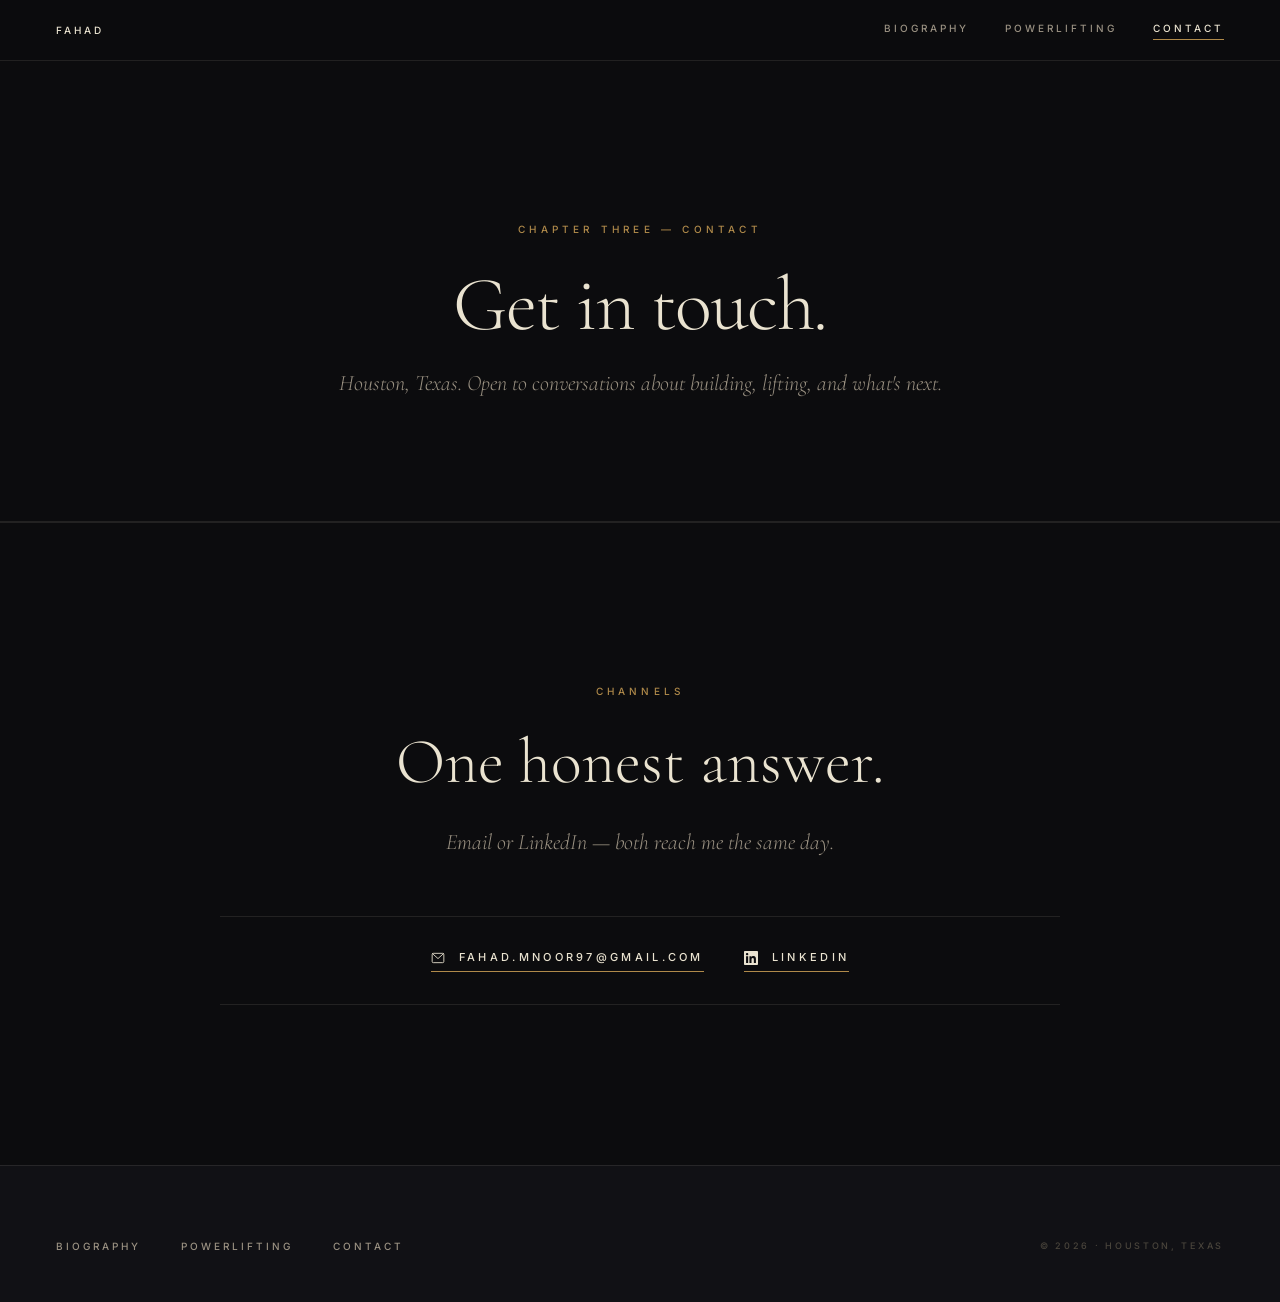
<file: contact.html>
<!DOCTYPE html>
<html lang="en">
<head>
  <meta charset="UTF-8">
  <meta name="viewport" content="width=device-width, initial-scale=1.0">
  <title>Fahad — Contact</title>
  <meta name="description" content="Get in touch with Fahad.">
  <link rel="preconnect" href="https://fonts.googleapis.com">
  <link rel="preconnect" href="https://fonts.gstatic.com" crossorigin>
  <link href="https://fonts.googleapis.com/css2?family=Cormorant+Garamond:ital,wght@0,300;0,400;0,500;1,300;1,400&family=Inter:wght@300;400;500;600&family=JetBrains+Mono:wght@400&display=swap" rel="stylesheet">
  <link rel="stylesheet" href="styles.css">
  <link rel="icon" type="image/svg+xml" href="data:image/svg+xml,<svg xmlns='http://www.w3.org/2000/svg' viewBox='0 0 100 100'><rect width='100' height='100' fill='%230C0C0E'/><text y='.9em' font-size='90' fill='%23EAE3D0' font-family='Georgia'>F</text></svg>">
</head>
<body>

  <div class="loader" id="loader">
    <div class="loader-logo">Fahad</div>
    <div class="loader-bar"></div>
  </div>

  <nav class="nav" id="nav">
    <a href="index.html" class="nav-logo">Fahad</a>
    <div class="nav-links">
      <a href="index.html" class="nav-link">Biography</a>
      <a href="powerlifting.html" class="nav-link">Powerlifting</a>
      <a href="contact.html" class="nav-link active">Contact</a>
    </div>
    <button class="nav-toggle" id="navToggle" aria-label="Toggle menu">
      <span></span><span></span><span></span>
    </button>
  </nav>

  <section class="page-hero">
    <div class="page-hero-inner">
      <div class="kicker">Chapter Three — Contact</div>
      <h1>Get in touch.</h1>
      <p class="page-hero-sub">Houston, Texas. Open to conversations about building, lifting, and what's next.</p>
    </div>
  </section>

  <section class="contact-section">
    <div class="contact-inner">
      <div class="kicker">Channels</div>
      <h2>One honest answer.</h2>
      <p class="contact-lede">Email or LinkedIn — both reach me the same day.</p>
      <div class="contact-links">
        <a href="mailto:fahad.mnoor97@gmail.com" class="contact-link">
          <svg width="14" height="14" viewBox="0 0 24 24" fill="none" stroke="currentColor" stroke-width="1.5"><rect x="2" y="4" width="20" height="16" rx="2"/><path d="M22 4L12 13 2 4"/></svg>
          fahad.mnoor97@gmail.com
        </a>
        <a href="https://www.linkedin.com/in/fahadnoormohammed/" target="_blank" rel="noopener noreferrer" class="contact-link">
          <svg width="14" height="14" viewBox="0 0 24 24" fill="currentColor"><path d="M20.447 20.452h-3.554v-5.569c0-1.328-.027-3.037-1.852-3.037-1.853 0-2.136 1.445-2.136 2.939v5.667H9.351V9h3.414v1.561h.046c.477-.9 1.637-1.85 3.37-1.85 3.601 0 4.267 2.37 4.267 5.455v6.286zM5.337 7.433c-1.144 0-2.063-.926-2.063-2.065 0-1.138.92-2.063 2.063-2.063 1.14 0 2.064.925 2.064 2.063 0 1.139-.925 2.065-2.064 2.065zm1.782 13.019H3.555V9h3.564v11.452zM22.225 0H1.771C.792 0 0 .774 0 1.729v20.542C0 23.227.792 24 1.771 24h20.451C23.2 24 24 23.227 24 22.271V1.729C24 .774 23.2 0 22.222 0h.003z"/></svg>
          LinkedIn
        </a>
      </div>
    </div>
  </section>

  <footer class="footer">
    <div class="footer-inner">
      <div class="footer-links">
        <a href="index.html" class="footer-link">Biography</a>
        <a href="powerlifting.html" class="footer-link">Powerlifting</a>
        <a href="contact.html" class="footer-link">Contact</a>
      </div>
      <span class="footer-copy">© 2026 · Houston, Texas</span>
    </div>
  </footer>

  <script src="script.js"></script>
</body>
</html>
</file>
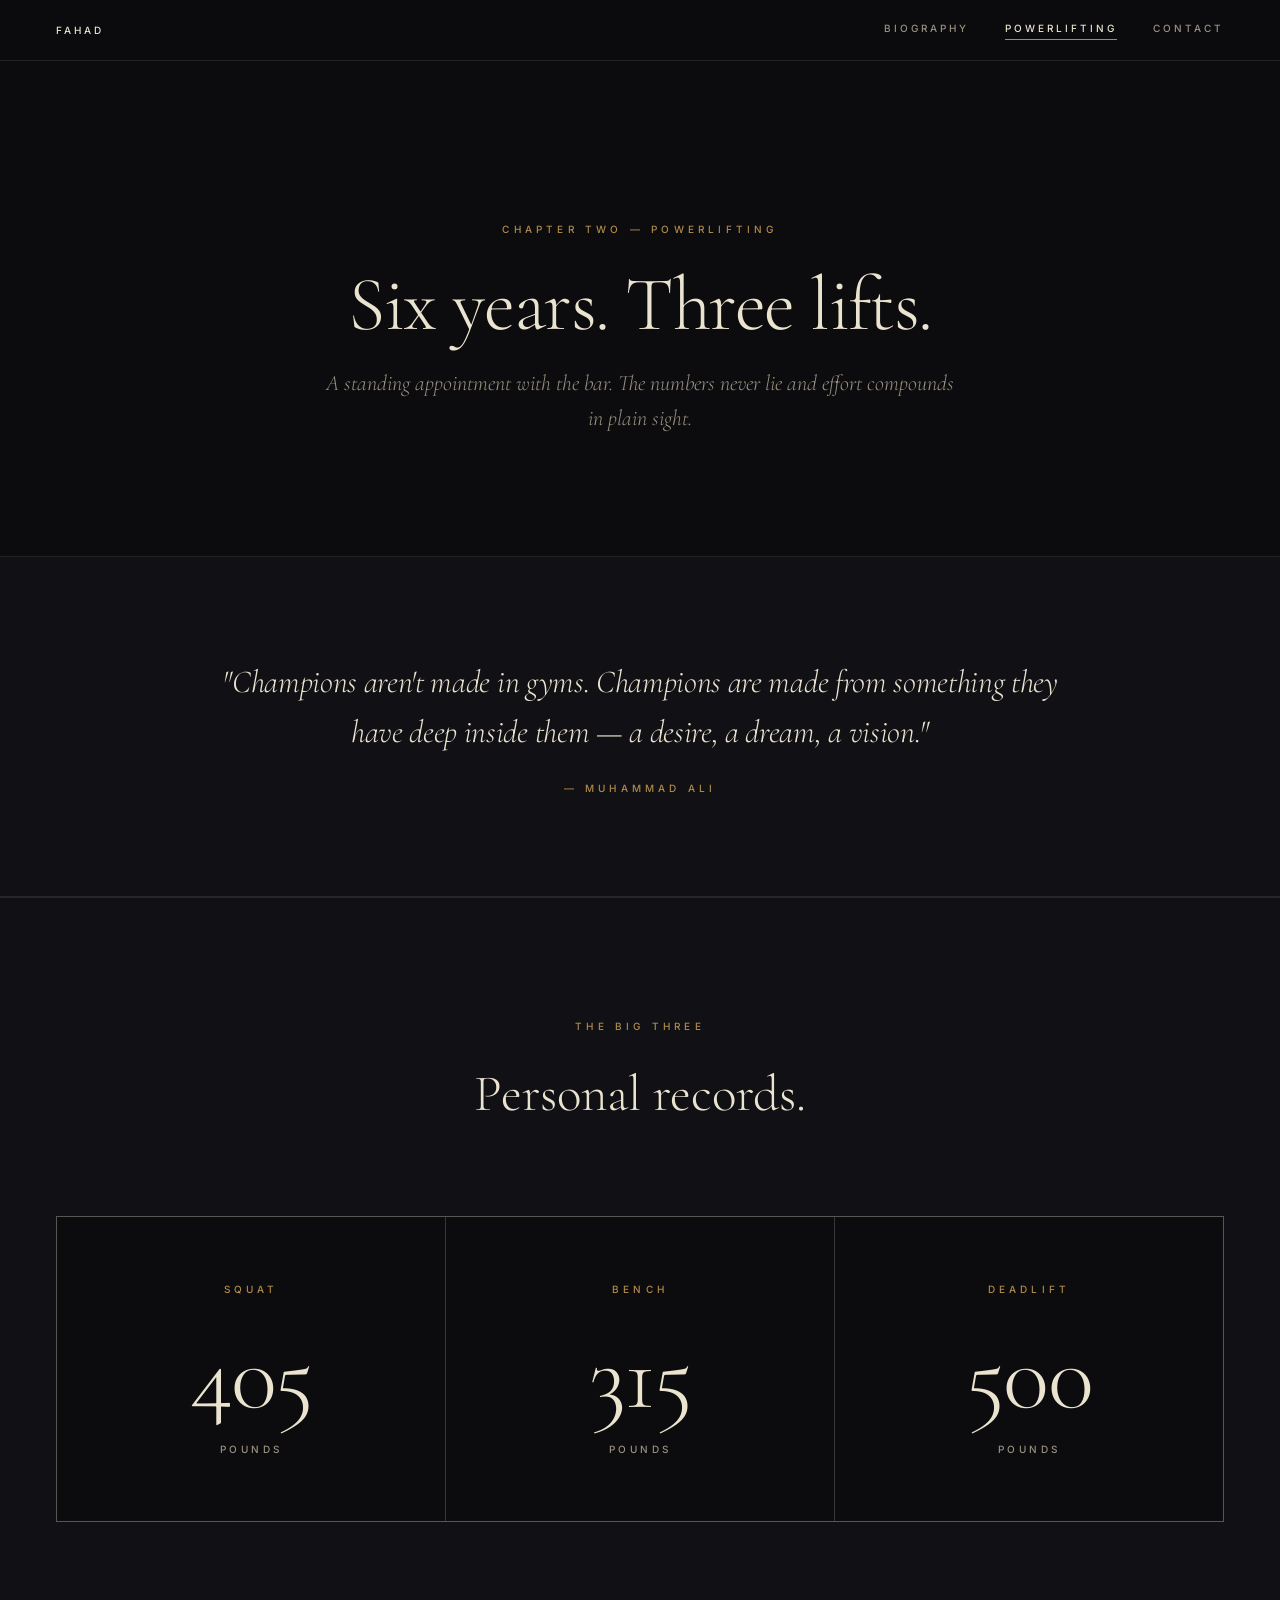
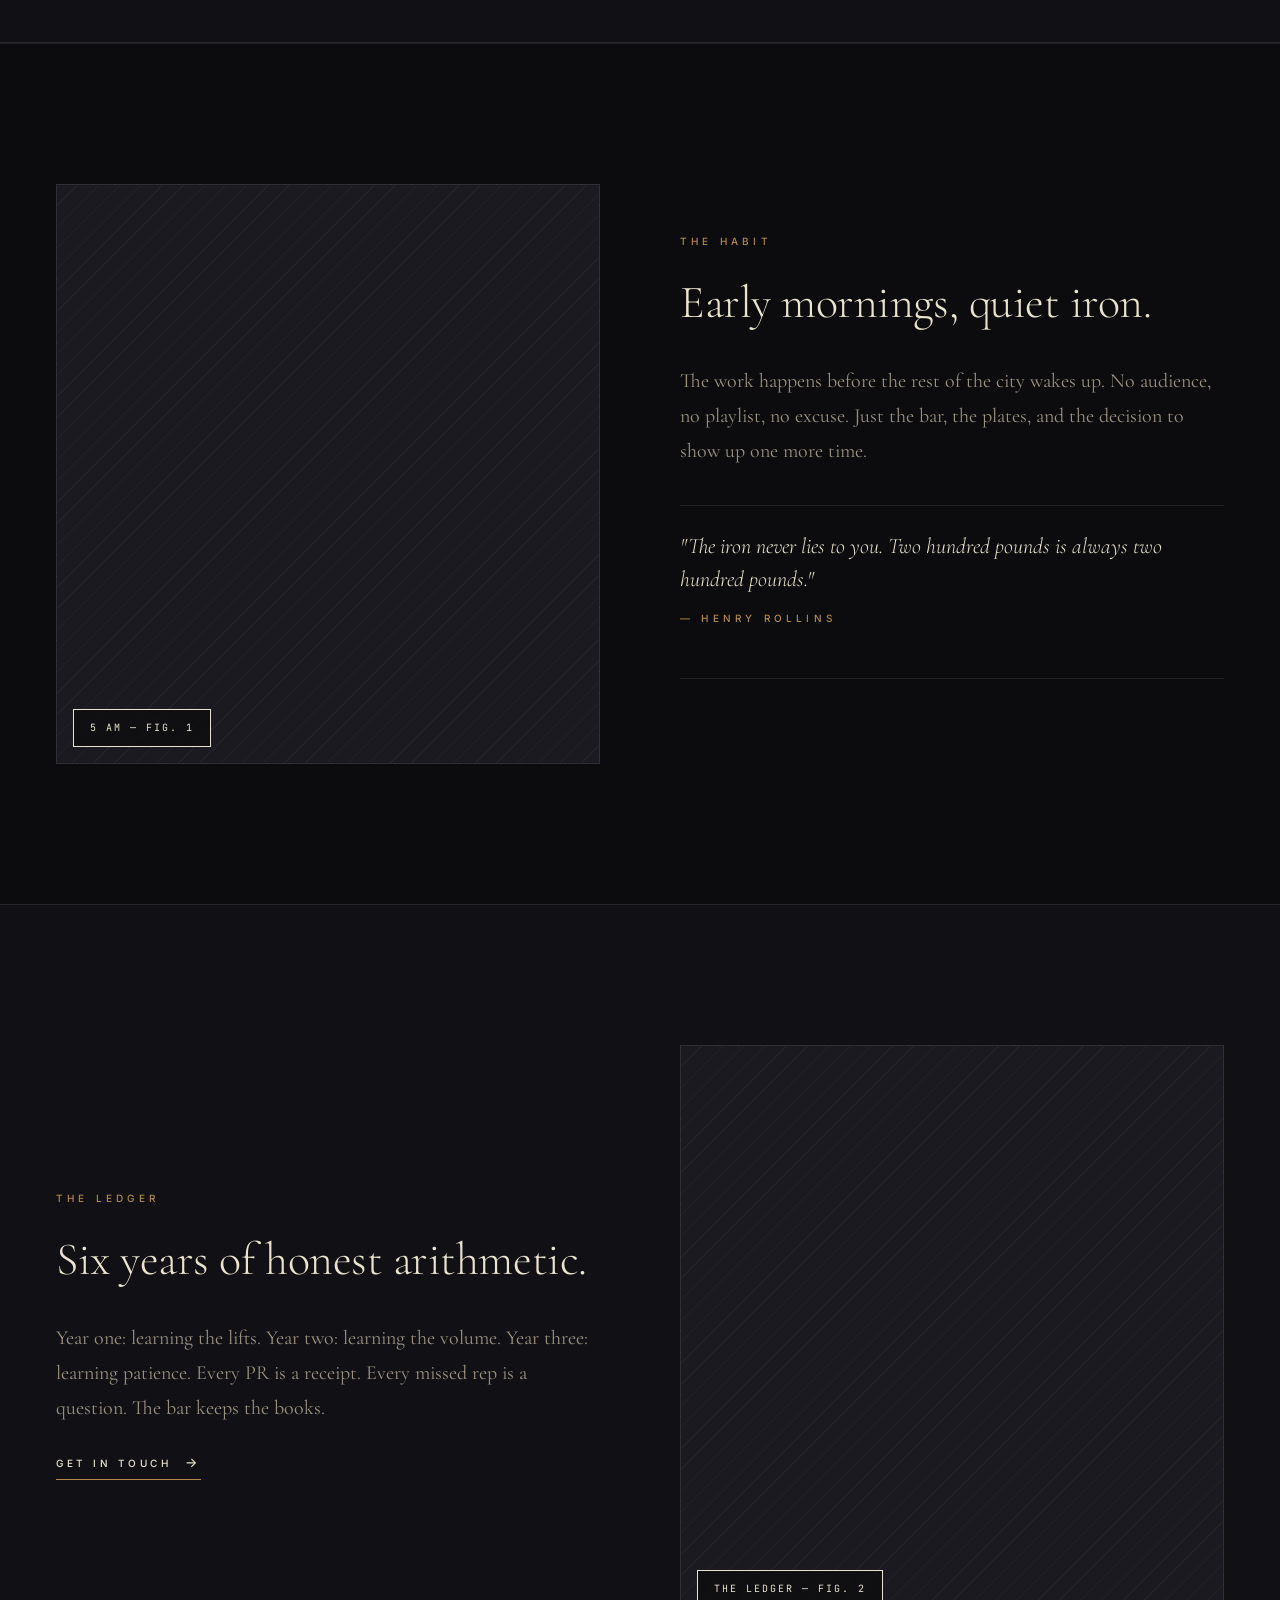
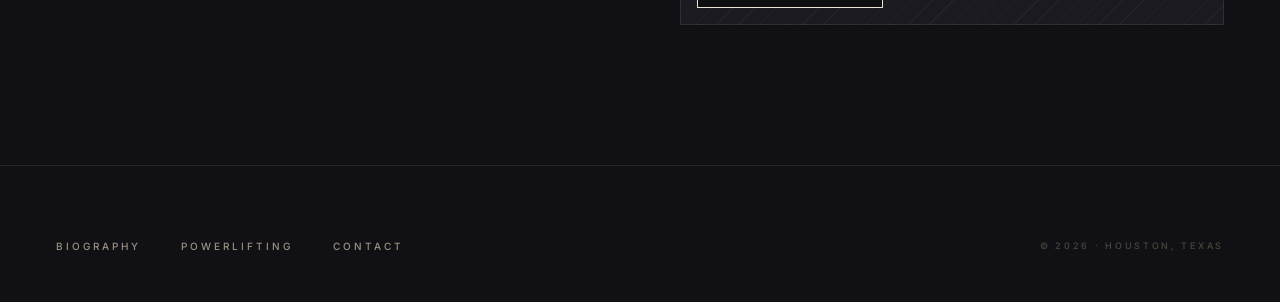
<file: powerlifting.html>
<!DOCTYPE html>
<html lang="en">
<head>
  <meta charset="UTF-8">
  <meta name="viewport" content="width=device-width, initial-scale=1.0">
  <title>Fahad — Powerlifting</title>
  <meta name="description" content="Six years. Three lifts. One honest answer.">
  <link rel="preconnect" href="https://fonts.googleapis.com">
  <link rel="preconnect" href="https://fonts.gstatic.com" crossorigin>
  <link href="https://fonts.googleapis.com/css2?family=Cormorant+Garamond:ital,wght@0,300;0,400;0,500;1,300;1,400&family=Inter:wght@300;400;500;600&family=JetBrains+Mono:wght@400&display=swap" rel="stylesheet">
  <link rel="stylesheet" href="styles.css">
  <link rel="icon" type="image/svg+xml" href="data:image/svg+xml,<svg xmlns='http://www.w3.org/2000/svg' viewBox='0 0 100 100'><rect width='100' height='100' fill='%230C0C0E'/><text y='.9em' font-size='90' fill='%23EAE3D0' font-family='Georgia'>F</text></svg>">
</head>
<body>

  <div class="loader" id="loader">
    <div class="loader-logo">Fahad</div>
    <div class="loader-bar"></div>
  </div>

  <nav class="nav" id="nav">
    <a href="index.html" class="nav-logo">Fahad</a>
    <div class="nav-links">
      <a href="index.html" class="nav-link">Biography</a>
      <a href="powerlifting.html" class="nav-link active">Powerlifting</a>
      <a href="contact.html" class="nav-link">Contact</a>
    </div>
    <button class="nav-toggle" id="navToggle" aria-label="Toggle menu">
      <span></span><span></span><span></span>
    </button>
  </nav>

  <section class="page-hero">
    <div class="page-hero-inner">
      <div class="kicker">Chapter Two — Powerlifting</div>
      <h1>Six years. Three lifts.</h1>
      <p class="page-hero-sub">A standing appointment with the bar. The numbers never lie and effort compounds in plain sight.</p>
    </div>
  </section>

  <section class="featured-quote">
    <div class="featured-quote-inner">
      <p>"Champions aren't made in gyms. Champions are made from something they have deep inside them — a desire, a dream, a vision."</p>
      <div class="kicker">— Muhammad Ali</div>
    </div>
  </section>

  <section class="lifts">
    <div class="lifts-inner">
      <div class="lifts-header">
        <div class="kicker">The Big Three</div>
        <h2>Personal records.</h2>
      </div>
      <div class="lifts-grid">
        <div class="lift">
          <div class="lift-name">Squat</div>
          <div class="lift-pr">405</div>
          <div class="lift-unit">pounds</div>
        </div>
        <div class="lift">
          <div class="lift-name">Bench</div>
          <div class="lift-pr">315</div>
          <div class="lift-unit">pounds</div>
        </div>
        <div class="lift">
          <div class="lift-name">Deadlift</div>
          <div class="lift-pr">500</div>
          <div class="lift-unit">pounds</div>
        </div>
      </div>
    </div>
  </section>

  <section class="chapter">
    <div class="chapter-inner">
      <div class="chapter-image">
        <div class="chapter-image-label">5 AM — Fig. 1</div>
      </div>
      <div class="chapter-body">
        <div class="kicker">The Habit</div>
        <h2 class="chapter-title">Early mornings, quiet iron.</h2>
        <p>The work happens before the rest of the city wakes up. No audience, no playlist, no excuse. Just the bar, the plates, and the decision to show up one more time.</p>
        <div class="chapter-pullquote">
          <p>"The iron never lies to you. Two hundred pounds is always two hundred pounds."</p>
          <div class="kicker">— Henry Rollins</div>
        </div>
      </div>
    </div>
  </section>

  <section class="chapter chapter--alt chapter--flip">
    <div class="chapter-inner">
      <div class="chapter-image">
        <div class="chapter-image-label">The Ledger — Fig. 2</div>
      </div>
      <div class="chapter-body">
        <div class="kicker">The Ledger</div>
        <h2 class="chapter-title">Six years of honest arithmetic.</h2>
        <p>Year one: learning the lifts. Year two: learning the volume. Year three: learning patience. Every PR is a receipt. Every missed rep is a question. The bar keeps the books.</p>
        <a href="contact.html" class="chapter-cta">Get in touch <span>→</span></a>
      </div>
    </div>
  </section>

  <footer class="footer">
    <div class="footer-inner">
      <div class="footer-links">
        <a href="index.html" class="footer-link">Biography</a>
        <a href="powerlifting.html" class="footer-link">Powerlifting</a>
        <a href="contact.html" class="footer-link">Contact</a>
      </div>
      <span class="footer-copy">© 2026 · Houston, Texas</span>
    </div>
  </footer>

  <script src="script.js"></script>
</body>
</html>
</file>
<file: styles.css>
/* ==========================================================================
   FAHAD — The Index
   Ferrari / Rolls-Royce / Ritz-Carlton / Hublot palette
   Deep near-black · champagne gold · Ritz-Carlton cream
   ========================================================================== */

:root {
  --bg:          #0C0C0E;
  --bg-2:        #111115;
  --bg-3:        #17171C;
  --cream:       #EAE3D0;
  --cream-dim:   #9A9182;
  --muted:       #4A453C;
  --warm:        #B08A4A;
  --warm-bright: #D4B073;
  --rule:        rgba(234,227,208,0.10);
  --rule-strong: rgba(234,227,208,0.18);
  --img-bg:      #1A1A20;

  --serif: 'Cormorant Garamond', Georgia, serif;
  --caps:  'Inter', sans-serif;
  --mono:  'JetBrains Mono', monospace;
}

/* LOADER — shared-element transition into the page */
.loader {
  position: fixed; inset: 0; z-index: 9999;
  background: var(--bg);
  display: flex; flex-direction: column;
  align-items: center; justify-content: center;
  gap: 40px;
  pointer-events: auto;
  transition: background 0.9s ease 0.3s;
}
.loader.exiting { background: transparent; pointer-events: none; }
.loader.gone { display: none; }

.loader-logo {
  font-family: var(--serif);
  font-size: 88px; font-weight: 300;
  letter-spacing: -0.02em;
  color: var(--cream);
  transform-origin: center center;
  transition: transform 1.1s cubic-bezier(0.7, 0.05, 0.28, 1),
              font-size 1.1s cubic-bezier(0.7, 0.05, 0.28, 1),
              opacity 0.4s ease 0.9s;
  will-change: transform, font-size;
}
.loader.exiting .loader-logo {
  /* shrink and glide to top-left nav-logo anchor */
  transform: translate(calc(-50vw + 80px), calc(-50vh + 34px)) scale(0.14);
  opacity: 0;
}

.loader-bar {
  width: 260px; height: 1px;
  background: var(--rule);
  position: relative; overflow: hidden;
  transition: opacity 0.4s ease;
}
.loader-bar::after {
  content: ''; position: absolute; inset: 0;
  background: linear-gradient(90deg, transparent, var(--warm) 30%, var(--warm-bright) 60%, transparent);
  transform: translateX(-100%);
  animation: loader-sweep 1.6s ease-in-out infinite;
}
.loader.exiting .loader-bar { opacity: 0; }

@keyframes loader-sweep {
  0%   { transform: translateX(-100%); }
  100% { transform: translateX(100%); }
}

/* page content fades up as the loader exits */
body.loading > :not(.loader) { opacity: 0; }
body > :not(.loader) {
  opacity: 1;
  transition: opacity 0.8s ease 0.3s;
}

*,*::before,*::after { box-sizing: border-box; }
html,body { margin: 0; padding: 0; }
body {
  background: var(--bg);
  color: var(--cream);
  font-family: var(--serif);
  font-weight: 400;
  line-height: 1.6;
  -webkit-font-smoothing: antialiased;
  text-rendering: optimizeLegibility;
}
img { max-width: 100%; display: block; }
a  { color: inherit; text-decoration: none; }

.kicker {
  font-family: var(--caps);
  font-size: 10px;
  font-weight: 500;
  letter-spacing: 0.42em;
  text-transform: uppercase;
  color: var(--warm);
}
.kicker--dim { color: var(--cream-dim); }

/* NAV */
.nav {
  position: sticky; top: 0; z-index: 10;
  background: rgba(12,12,14,0.94);
  backdrop-filter: blur(16px);
  -webkit-backdrop-filter: blur(16px);
  border-bottom: 1px solid var(--rule);
  padding: 20px 56px;
  display: flex; justify-content: space-between; align-items: center;
}
.nav-logo {
  font-family: var(--caps); font-size: 10px; font-weight: 500;
  letter-spacing: 0.3em; text-transform: uppercase; color: var(--cream);
}
.nav-links {
  display: flex; gap: 36px;
  font-family: var(--caps); font-size: 10px; font-weight: 500;
  letter-spacing: 0.3em; text-transform: uppercase;
}
.nav-link { color: var(--cream-dim); padding-bottom: 3px; transition: color 0.2s; }
.nav-link.active { color: var(--cream); border-bottom: 1px solid var(--warm); }
.nav-link:hover { color: var(--cream); }
.nav-toggle { display: none; background: none; border: 0; cursor: pointer; }
.nav-toggle span { display: block; width: 22px; height: 1px; background: var(--cream); margin: 5px 0; }

/* VIDEO HERO */
.video-hero {
  position: relative; height: 860px; overflow: hidden; background: #050505;
}
.video-hero video {
  position: absolute; inset: 0; width: 100%; height: 100%;
  object-fit: cover; filter: grayscale(1) contrast(1.15); opacity: 0.85;
}
.video-hero-placeholder {
  position: absolute; inset: 0;
  background:
    radial-gradient(ellipse 55% 70% at 50% 45%, rgba(200,195,185,0.22) 0%, transparent 65%),
    radial-gradient(ellipse 30% 35% at 50% 28%, rgba(220,210,195,0.25) 0%, transparent 60%),
    #050505;
  display: flex; align-items: center; justify-content: center;
}
.video-hero-silhouette {
  width: 340px; height: 520px;
  background: radial-gradient(ellipse 60% 55% at 50% 35%, rgba(210,200,185,0.28) 0%, transparent 70%);
  position: relative;
}
.video-hero-silhouette-label {
  position: absolute; bottom: 0; left: 50%; transform: translateX(-50%);
  font-family: var(--mono); font-size: 9px; letter-spacing: 0.3em;
  text-transform: uppercase; color: rgba(200,190,170,0.4); white-space: nowrap;
}
.video-hero-grain {
  position: absolute; inset: 0; pointer-events: none;
  background-image: url("data:image/svg+xml,%3Csvg viewBox='0 0 200 200' xmlns='http://www.w3.org/2000/svg'%3E%3Cfilter id='n'%3E%3CfeTurbulence type='fractalNoise' baseFrequency='0.75' numOctaves='4'/%3E%3CfeColorMatrix values='0 0 0 0 0  0 0 0 0 0  0 0 0 0 0  0 0 0 0.06 0'/%3E%3C/filter%3E%3Crect width='100%25' height='100%25' filter='url(%23n)'/%3E%3C/svg%3E");
  background-size: 180px; mix-blend-mode: multiply; opacity: 0.8;
}
.video-hero-fade {
  position: absolute; inset: 0; pointer-events: none;
  background: linear-gradient(180deg, rgba(5,5,5,0.55) 0%, transparent 30%, transparent 55%, rgba(5,5,5,0.75) 100%);
}
.video-hero-overlay {
  position: absolute; bottom: 80px; left: 56px; right: 56px; z-index: 2;
  display: flex; justify-content: space-between; align-items: flex-end;
}
.video-hero-location {
  font-family: var(--caps); font-size: 10px; font-weight: 500;
  letter-spacing: 0.42em; text-transform: uppercase;
  color: rgba(220,210,190,0.6);
}
.mute-toggle {
  background: rgba(234,227,208,0.10);
  border: 1px solid rgba(234,227,208,0.25);
  color: var(--cream);
  padding: 10px 20px; cursor: pointer;
  font-family: var(--caps); font-size: 9px; font-weight: 500;
  letter-spacing: 0.35em; text-transform: uppercase;
  display: inline-flex; align-items: center; gap: 10px;
  backdrop-filter: blur(8px); -webkit-backdrop-filter: blur(8px);
}
.video-hero-cue {
  position: absolute; bottom: 28px; left: 50%; transform: translateX(-50%);
  width: 1px; height: 32px;
  background: linear-gradient(180deg, rgba(201,168,106,0.7), transparent);
}

/* PAGE HERO */
.page-hero {
  padding: 160px 56px 120px;
  background: var(--bg);
  border-bottom: 1px solid var(--rule);
}
.page-hero-inner { max-width: 1360px; margin: 0 auto; text-align: center; }
.page-hero .kicker { margin-bottom: 28px; }
.page-hero h1 {
  font-family: var(--serif);
  font-size: clamp(44px, 6vw, 84px);
  font-weight: 300; line-height: 1.05; letter-spacing: -0.02em;
  color: var(--cream); margin: 0 0 20px;
}
.page-hero-sub {
  font-family: var(--serif); font-size: 22px; font-style: italic;
  font-weight: 300; color: var(--cream-dim);
  max-width: 640px; margin: 0 auto;
}

/* MARQUEE */
.marquee {
  border-top: 1px solid var(--rule);
  border-bottom: 1px solid var(--rule);
  background: var(--bg-2);
  overflow: hidden; padding: 22px 0;
}
.marquee-track {
  display: flex; gap: 48px; white-space: nowrap;
  animation: scroll-marquee 42s linear infinite;
  font-family: var(--caps); font-size: 10px; font-weight: 500;
  letter-spacing: 0.42em; text-transform: uppercase;
  color: var(--cream-dim);
}
.marquee-item { display: inline-flex; align-items: center; gap: 48px; flex-shrink: 0; }
.marquee-item::after { content: '◆'; color: var(--warm); }
@keyframes scroll-marquee {
  from { transform: translateX(0); }
  to   { transform: translateX(-50%); }
}

/* FEATURED QUOTE */
.featured-quote {
  padding: 100px 56px;
  background: var(--bg-2);
  border-bottom: 1px solid var(--rule);
}
.featured-quote-inner { max-width: 840px; margin: 0 auto; text-align: center; }
.featured-quote p {
  font-family: var(--serif); font-size: 32px; font-weight: 300; font-style: italic;
  line-height: 1.55; letter-spacing: -0.01em; color: var(--cream); margin: 0 0 24px;
}
.featured-quote .kicker { color: var(--warm); }

/* CHAPTER MODULE */
.chapter {
  padding: 140px 56px;
  border-top: 1px solid var(--rule);
  background: var(--bg);
}
.chapter--alt { background: var(--bg-2); }
.chapter-inner {
  max-width: 1360px; margin: 0 auto;
  display: grid; grid-template-columns: 1fr 1fr; gap: 80px; align-items: center;
}
.chapter--flip .chapter-inner { direction: rtl; }
.chapter--flip .chapter-inner > * { direction: ltr; }
.chapter-image {
  background: var(--img-bg); border: 1px solid var(--rule);
  height: 580px; overflow: hidden; position: relative;
  display: flex; align-items: center; justify-content: center;
  background-image: repeating-linear-gradient(135deg, transparent 0 14px, rgba(234,227,208,0.04) 14px 15px);
}
.chapter-image img {
  position: absolute; inset: 0;
  width: 100%; height: 100%; object-fit: cover;
  filter: grayscale(0.25) contrast(1.05);
}
.chapter-image-label {
  position: absolute; bottom: 16px; left: 16px;
  border: 1px solid var(--cream); padding: 10px 16px;
  font-family: var(--mono); font-size: 10px; letter-spacing: 0.2em;
  text-transform: uppercase; color: var(--cream);
  background: rgba(12,12,14,0.7); backdrop-filter: blur(4px);
  -webkit-backdrop-filter: blur(4px); z-index: 1;
}
.chapter-body .kicker { margin-bottom: 28px; }
.chapter-title {
  font-family: var(--serif); font-size: clamp(32px, 3.6vw, 52px);
  font-weight: 300; line-height: 1.1; letter-spacing: -0.01em;
  color: var(--cream); margin: 0 0 36px;
}
.chapter-body p {
  font-family: var(--serif); font-size: 20px; line-height: 1.75;
  color: var(--cream-dim); font-weight: 400; margin: 0 0 24px;
}
.chapter-pullquote {
  padding: 24px 0;
  border-top: 1px solid var(--rule); border-bottom: 1px solid var(--rule);
  margin: 36px 0;
}
.chapter-pullquote p {
  font-family: var(--serif); font-size: 22px; font-style: italic;
  line-height: 1.5; color: var(--cream); margin: 0 0 14px; font-weight: 300;
}
.chapter-cta {
  display: inline-flex; align-items: center; gap: 14px;
  font-family: var(--caps); font-size: 10px; font-weight: 500;
  letter-spacing: 0.35em; text-transform: uppercase; color: var(--cream);
  cursor: pointer; border-bottom: 1px solid var(--warm);
  padding-bottom: 6px; transition: color 0.2s;
}
.chapter-cta:hover { color: var(--warm-bright); }
.chapter-cta span { font-size: 13px; }

/* LIFTS */
.lifts {
  padding: 120px 56px;
  background: var(--bg-2);
  border-top: 1px solid var(--rule);
  border-bottom: 1px solid var(--rule);
}
.lifts-inner { max-width: 1360px; margin: 0 auto; }
.lifts-header { text-align: center; margin-bottom: 80px; }
.lifts-header .kicker { margin-bottom: 20px; }
.lifts-header h2 {
  font-family: var(--serif); font-size: clamp(32px, 4vw, 56px);
  font-weight: 300; color: var(--cream); margin: 0;
}
.lifts-grid {
  display: grid; grid-template-columns: repeat(3, 1fr); gap: 1px;
  background: var(--rule-strong); border: 1px solid var(--rule-strong);
}
.lift { background: var(--bg); padding: 64px 40px; text-align: center; }
.lift-name {
  font-family: var(--caps); font-size: 10px; font-weight: 500;
  letter-spacing: 0.42em; text-transform: uppercase;
  color: var(--warm); margin-bottom: 32px;
}
.lift-pr {
  font-family: var(--serif); font-size: 96px; font-weight: 300;
  line-height: 1; color: var(--cream); letter-spacing: -0.02em;
}
.lift-unit {
  font-family: var(--caps); font-size: 10px; font-weight: 500;
  letter-spacing: 0.35em; text-transform: uppercase;
  color: var(--cream-dim); margin-top: 16px;
}

/* CONTACT */
.contact-section {
  padding: 160px 56px;
  background: var(--bg); border-top: 1px solid var(--rule);
}
.contact-inner { max-width: 840px; margin: 0 auto; text-align: center; }
.contact-inner .kicker { margin-bottom: 28px; }
.contact-inner h2 {
  font-family: var(--serif); font-size: clamp(40px, 5vw, 72px);
  font-weight: 300; line-height: 1.1; color: var(--cream); margin: 0 0 28px;
}
.contact-lede {
  font-family: var(--serif); font-size: 22px; font-style: italic;
  font-weight: 300; color: var(--cream-dim); margin: 0 0 56px;
}
.contact-links {
  display: flex; justify-content: center; gap: 40px; flex-wrap: wrap;
  padding: 32px 0; border-top: 1px solid var(--rule); border-bottom: 1px solid var(--rule);
}
.contact-link {
  display: inline-flex; align-items: center; gap: 14px;
  font-family: var(--caps); font-size: 11px; font-weight: 500;
  letter-spacing: 0.3em; text-transform: uppercase; color: var(--cream);
  padding-bottom: 4px; border-bottom: 1px solid var(--warm);
  transition: color 0.2s;
}
.contact-link:hover { color: var(--warm-bright); }

/* FOOTER */
.footer {
  padding: 72px 56px 48px;
  border-top: 1px solid var(--rule);
  background: var(--bg-2);
}
.footer-inner {
  max-width: 1360px; margin: 0 auto;
  display: flex; justify-content: space-between; align-items: center;
  flex-wrap: wrap; gap: 24px;
}
.footer-links {
  display: flex; gap: 40px;
  font-family: var(--caps); font-size: 10px; font-weight: 500;
  letter-spacing: 0.3em; text-transform: uppercase; color: var(--cream-dim);
}
.footer-link:hover { color: var(--cream); }
.footer-copy {
  font-family: var(--caps); font-size: 9px; font-weight: 500;
  letter-spacing: 0.3em; text-transform: uppercase;
  color: var(--muted); margin: 0;
}

/* RESPONSIVE */
@media (max-width: 900px) {
  .nav { padding: 18px 24px; }
  .nav-links { display: none; }
  .nav-toggle { display: block; }

  .video-hero { height: 620px; }
  .video-hero-overlay { bottom: 40px; left: 24px; right: 24px; flex-direction: column; gap: 20px; align-items: flex-start; }

  .page-hero { padding: 120px 24px 80px; }
  .featured-quote { padding: 72px 24px; }
  .featured-quote p { font-size: 24px; }

  .chapter { padding: 80px 24px; }
  .chapter-inner { grid-template-columns: 1fr; gap: 48px; }
  .chapter--flip .chapter-inner { direction: ltr; }
  .chapter-image { height: 380px; }
  .chapter-body p { font-size: 18px; }

  .lifts { padding: 72px 24px; }
  .lifts-grid { grid-template-columns: 1fr; }
  .lift-pr { font-size: 72px; }

  .contact-section { padding: 96px 24px; }
  .contact-links { flex-direction: column; gap: 20px; align-items: center; }

  .footer { padding: 48px 24px 32px; }
  .footer-inner { flex-direction: column; text-align: center; }
}
</file>
